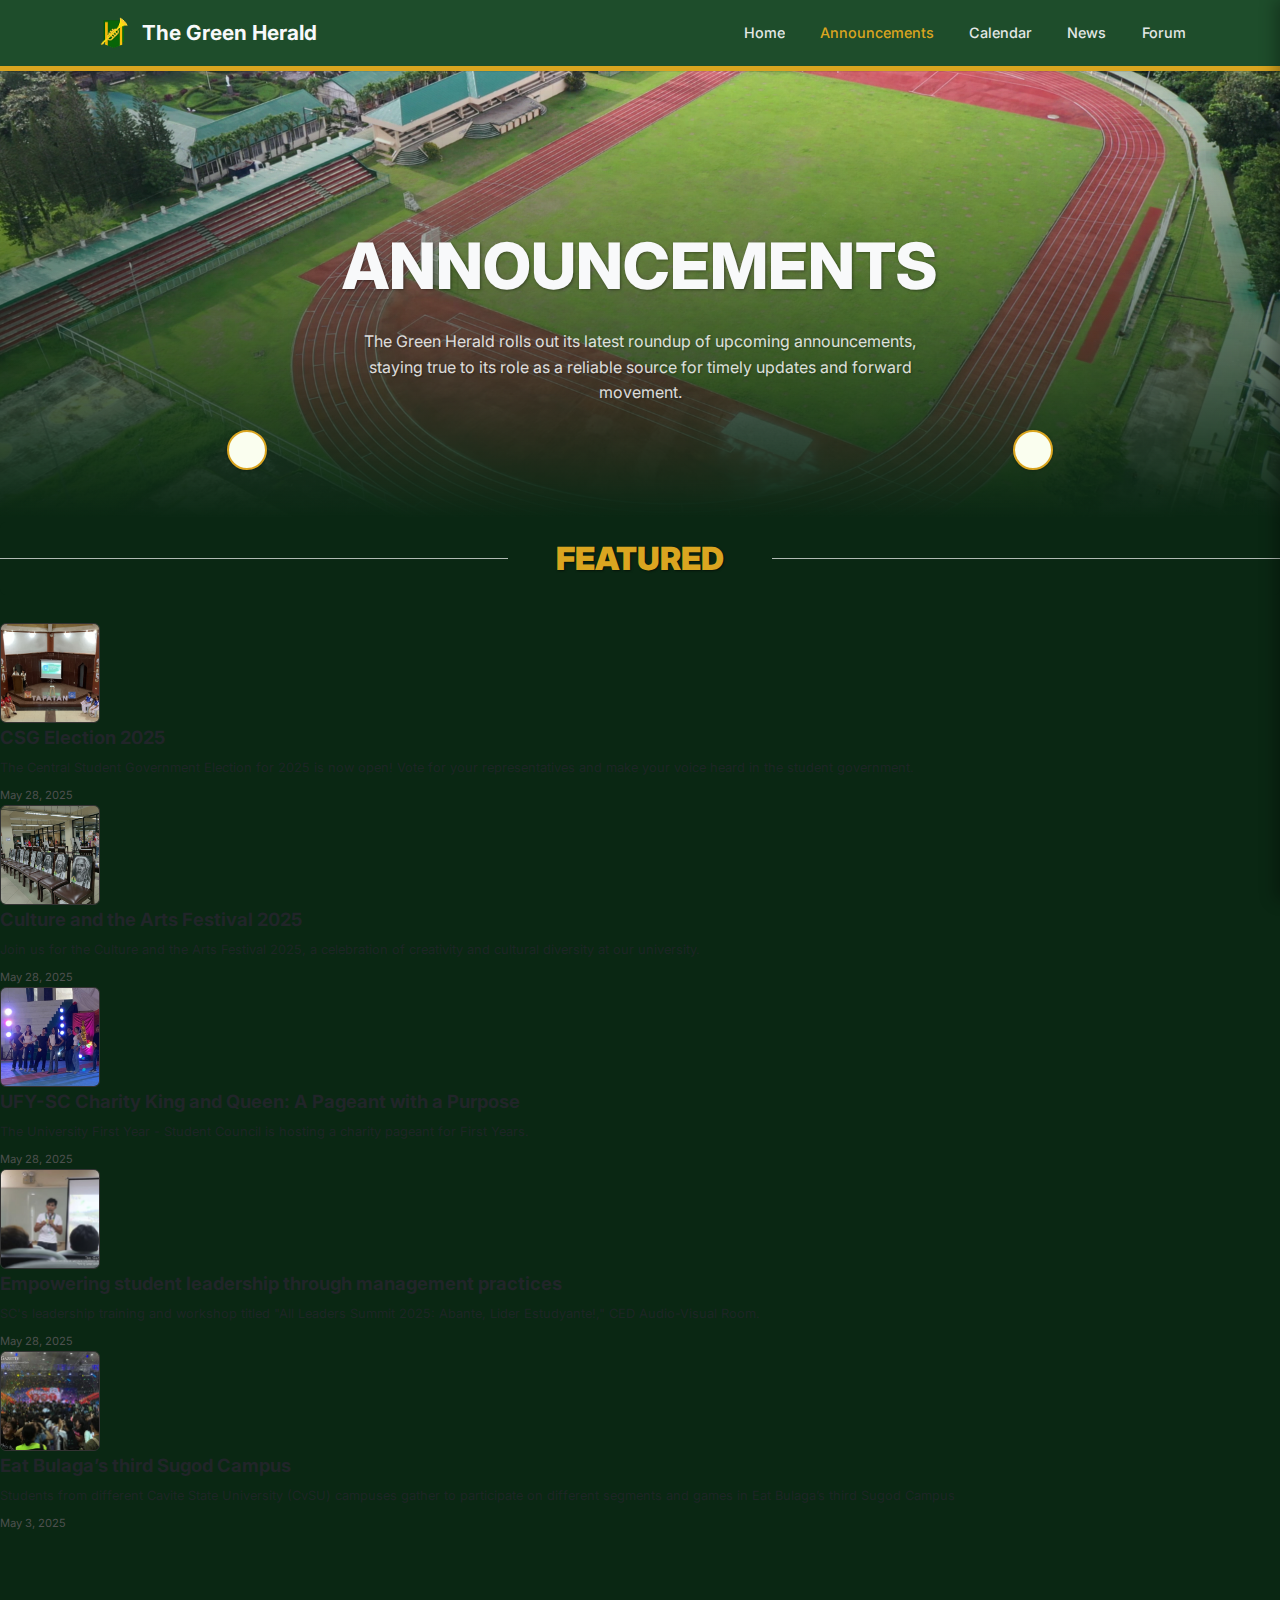
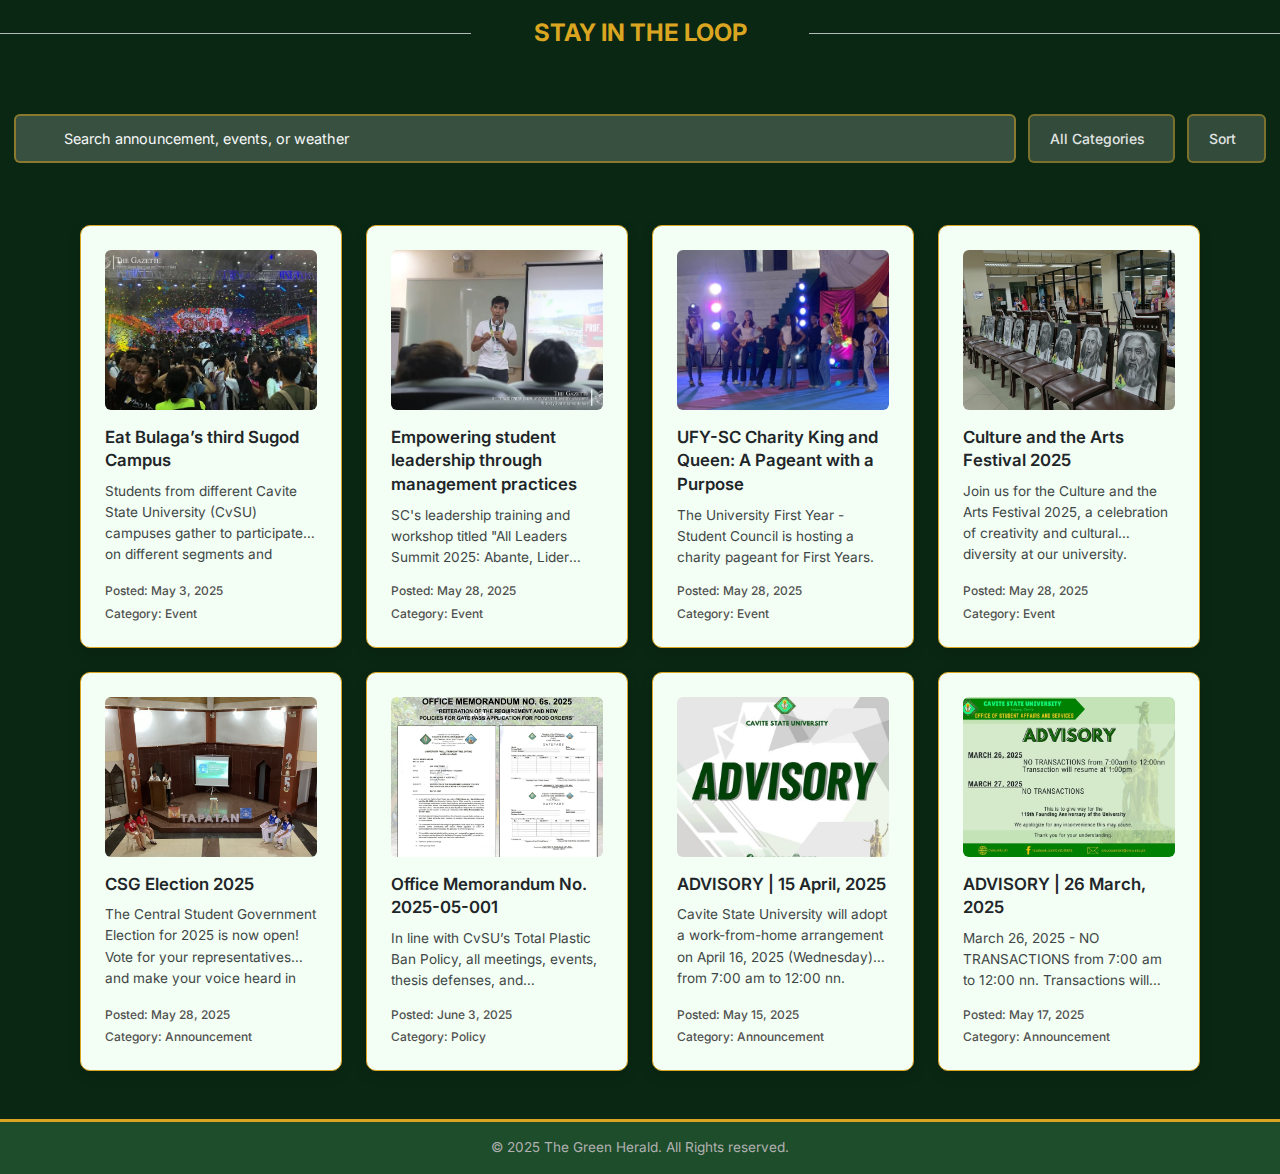
<file: sections/announcements.html>
<!DOCTYPE html>
<html lang="en">
<head>
    <meta charset="UTF-8">
    <meta name="viewport" content="width=device-width, initial-scale=1.0">
    <title>Announcements</title>

    <link rel="preconnect" href="https://fonts.googleapis.com">
    <link rel="preconnect" href="https://fonts.gstatic.com" crossorigin>
    <link href="https://fonts.googleapis.com/css2?family=Inter:wght@400;500;700;900&display=swap" rel="stylesheet">
    <link rel="icon" href="../assets/images/gab/image 3.png" type="image/x-icon">

    <link rel="stylesheet" href="https://cdnjs.cloudflare.com/ajax/libs/font-awesome/6.5.2/css/all.min.css" integrity="sha512-SnH5WK+bZxgPHs44uWIX+LLJAJ9/2PkPKZ5QiAj6Ta86w+fsb2TkcmfRyVX3pBnMFcV7oQPJkl9QevSCWr3W6A==" crossorigin="anonymous" referrerpolicy="no-referrer" />

    <link rel="stylesheet" href="../styles/announcements.css">
</head>
<body>

    <header class="page-header">
        <div class="container header-content">
            <div class="logo">
                <a href="../index.html">
                    <img src="../assets/images/gab/image 3.png" alt="The Green Heralds Logo" style="height: 40px; vertical-align: middle; margin-right: 8px;" onerror="this.onerror=null;this.src='https://placehold.co/100x40/1E4D2B/FFFFFF?text=Logo';">The Green Herald
                </a>
            </div>
            <nav class="desktop-nav">
                <a href="../index.html">Home</a>
                <a href="../sections/announcements.html"  class="active">Announcements</a>
                <a href="../sections/calendar.html">Calendar</a>
                <a href="../sections/news.html">News</a>
                <a href="../sections/forums.html">Forum</a>
            </nav>
            <div class="mobile-menu-button">
                <button id="menu-btn" aria-label="Open menu" aria-expanded="false">
                    <i class="fas fa-bars fa-lg"></i>
                </button>
            </div>
        </div>
    </header>

    <div id="mobile-menu" class="mobile-menu-panel hidden">
        <button id="close-btn" class="close-menu-button" aria-label="Close menu">
            <i class="fas fa-times fa-lg"></i>
        </button>
        <nav class="mobile-nav">
            <a href="../index.html">Home</a>
            <a href="../sections/announcements.html" class="active">Announcements</a>
            <a href="../sections/calendar.html">Calendar</a>
            <a href="../sections/news.html">News</a>
            <a href="../sections/forums.html">Forum</a>
        </nav>
    </div>

    <main>
        <section class="announcements-hero">
            <div class="container">
                <h1>ANNOUNCEMENTS</h1>
                <p>The Green Herald rolls out its latest roundup of upcoming announcements, staying true to its role as a reliable source for timely updates and forward movement.</p>
            </div>
        </section>

        <section class="featured-section">
            <h2 class="decorated-title-featured"><span>FEATURED</span></h2>
            <div class="featured-container">
                <div class="featured-carousel-wrapper">
                    <div class="featured-carousel-track"></div>
                </div>
                <div class="featured-carousel-navigation">
                    <button class="featured-nav-arrow prev-arrow" aria-label="Previous announcement">
                        <i class="fas fa-chevron-left"></i>
                    </button>
                    <button class="featured-nav-arrow next-arrow" aria-label="Next announcement">
                        <i class="fas fa-chevron-right"></i>
                    </button>
                </div>
                <div class="featured-carousel-counter"></div>
            </div>
        </section>

        <section class="loop-title-section">
                 <h2 class="decorated-title-loop"> 
                        <i class="fas fa-arrow-down title-arrow left-arrow"></i>
                        <span>STAY IN THE LOOP</span>
                        <i class="fas fa-arrow-down title-arrow right-arrow"></i>
                </h2>
        </section>
        
        <section class="search-filter-controls">
            <div class="container">
                <div class="search-bar">
                    <input type="text" id="search-input" placeholder="Search announcement, events, or weather">
                    <i class="fas fa-search search-icon"></i>
                </div>
                <div class="filter-buttons">
                    <div class="filter-dropdown-wrapper">
                        <button class="filter-btn" id="category-filter-btn">All Categories <i class="fas fa-chevron-down"></i></button>
                        <div class="dropdown-menu category-dropdown hidden">
                            </div>
                    </div>
                    <div class="filter-dropdown-wrapper">
                        <button class="sort-btn" id="sort-btn">Sort <i class="fas fa-sort"></i></button>
                        <div class="dropdown-menu sort-dropdown hidden">
                            </div>
                    </div>
                </div>
            </div>
        </section>

        <section class="stay-in-loop-section">
            <div class="container">
                <div class="announcements-grid"></div>
            </div>
        </section>
    </main>

    <footer class="page-footer">
        <div class="container">
            <p>© 2025 The Green Herald. All Rights reserved.</p>
        </div>
    </footer>

    <script src="../scripts/announcements.js"></script>
</body>
</html>
</file>
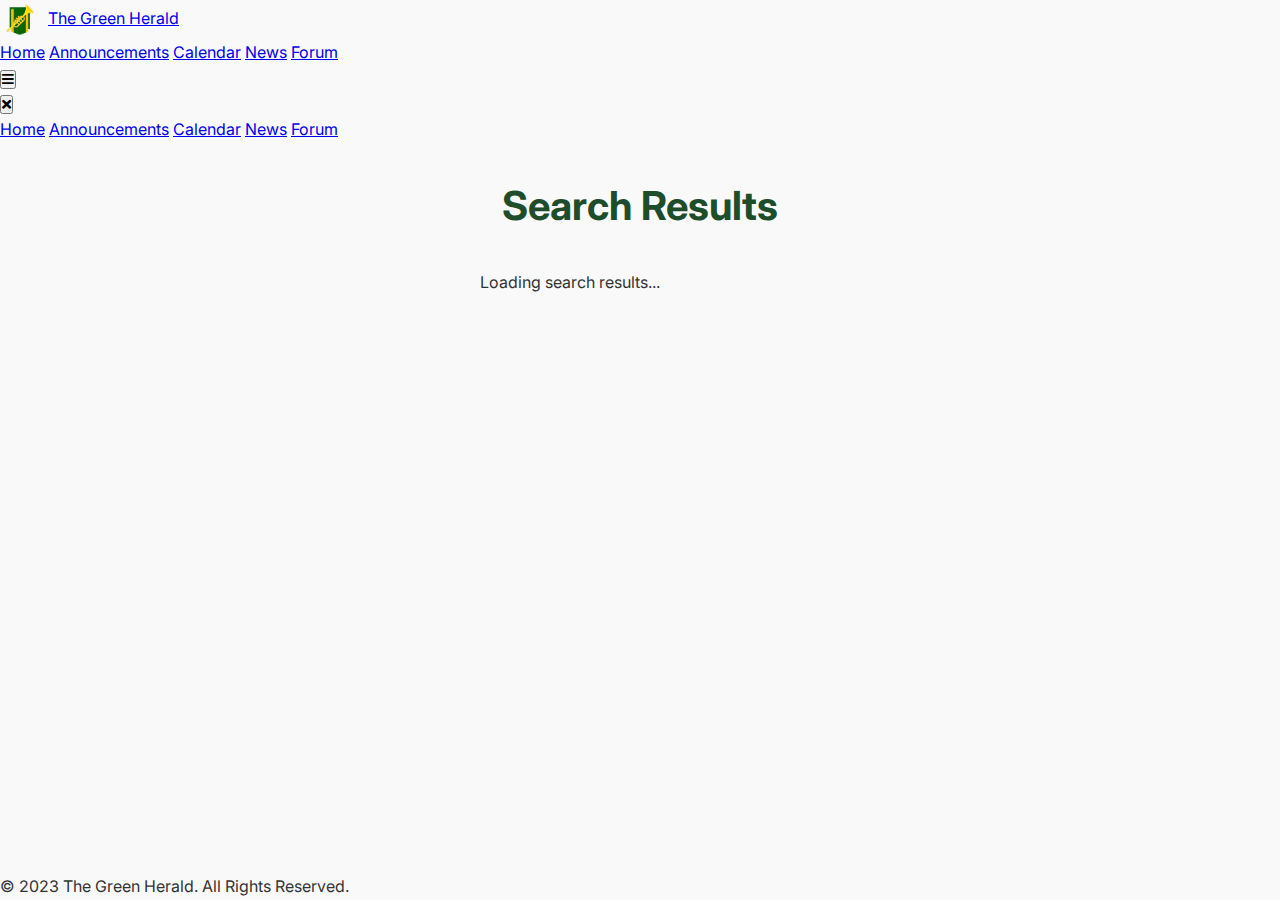
<file: sections/search.html>
<!DOCTYPE html>
<html lang="en">
<head>
    <meta charset="UTF-8">
    <meta name="viewport" content="width=device-width, initial-scale=1.0">
    <title>Search Results</title>
    <link rel="stylesheet" href="../styles/news.css">
    <link rel="stylesheet" href="../styles/search.css">
    <link rel="stylesheet" href="https://cdnjs.cloudflare.com/ajax/libs/font-awesome/5.15.4/css/all.min.css">
    <link rel="icon" href="../assets/images/gab/image 3.png" type="image/x-icon">
</head>
<body>
    <header class="page-header">
        <div class="container header-content">
            <div class="logo">
                <a href="../index.html"> 
                    <img src="../assets/images/gab/image 3.png" alt="The Green Heralds Logo" style="height: 40px; vertical-align: middle; margin-right: 8px;" onerror="this.onerror=null;this.src='https://placehold.co/100x40/1E4D2B/FFFFFF?text=Logo';">The Green Herald
                </a>
            </div>
            <nav class="desktop-nav">
                <a href="../index.html">Home</a> 
                <a href="../sections/announcements.html">Announcements</a> 
                <a href="../sections/calendar.html">Calendar</a> 
                <a href="../sections/news.html">News</a> 
                <a href="../sections/forums.html">Forum</a> 
            </nav>
            <div class="mobile-menu-button">
                <button aria-label="Open menu" id="openMenuBtn">
                    <i class="fas fa-bars"></i>
                </button>
            </div>
        </div>
    </header>

    <div class="mobile-menu-panel" id="mobileMenuPanel">
        <button class="close-menu-button" id="closeMenuBtn" aria-label="Close menu">
            <i class="fas fa-times"></i>
        </button>
        <nav class="mobile-nav">
            <a href="../index.html">Home</a> 
            <a href="../sections/announcements.html">Announcements</a> 
            <a href="../sections/calendar.html">Calendar</a> 
            <a href="../sections/news.html">News</a> 
            <a href="../sections/forums.html">Forum</a> 
        </nav>
    </div>

    <main class="search-results-page-container main-container">
        <h1 id="search-query-display" class="page-title">Search Results</h1>
        <div id="search-results-container" class="results-grid">
            <p>Loading search results...</p>
        </div>
        <p id="no-results-message" style="display: none; text-align: center; margin-top: 2rem; font-size: 1.2rem;">No articles found matching your search.</p>
    </main>

    <footer class="page-footer">
        <div class="container">
            <p>&copy; 2023 The Green Herald. All Rights Reserved.</p>
        </div>
    </footer>


</body>
</html>
</file>
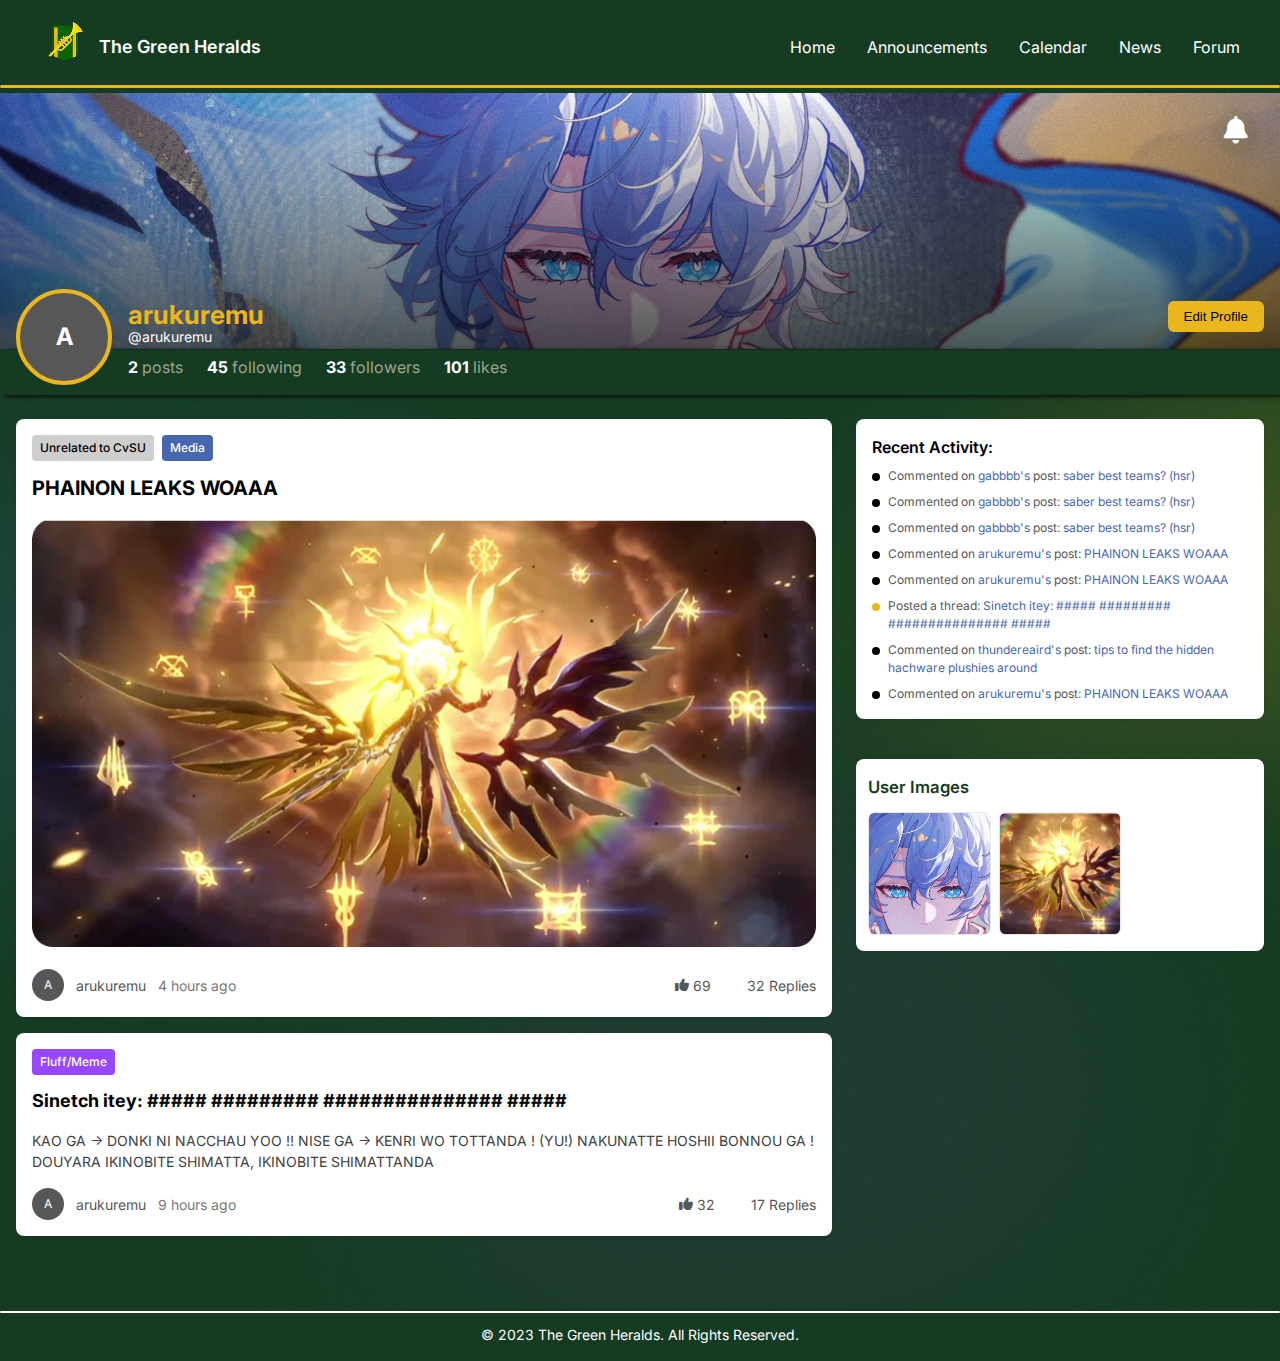
<file: TheGreenHerald/sections/profile.html>
<!DOCTYPE html>
<html lang="en">
<head>
    <meta charset="UTF-8">
    <meta name="viewport" content="width=device-width, initial-scale=1.0">
    <title>The Green Heralds - Profile</title>
    <link rel="stylesheet" href="../styles/profile.css">
    <link rel="stylesheet" href="https://fonts.googleapis.com/css2?family=Inter:wght@400;500;700;900&display=swap">
    <link rel="stylesheet" href="https://cdnjs.cloudflare.com/ajax/libs/font-awesome/6.5.0/css/all.min.css">
</head>
<body>
    <!-- Navigation ngani -->
    <div class="header">
        <div class="header-container">
            <div class="logo">
                <div class="logo-icon"><a href=""><img src="../assets/image 3.png"></img></a></div>
                <div class="logo-text">The Green Heralds</div>
            </div>
            <div class="nav">
                <a href="#">Home</a>
                <a href="#">Announcements</a>
                <a href="#">Calendar</a>
                <a href="news.html">News</a>
                <a href="forums.html">Forum</a>
            </div>
        </div>
    </div>

    <!-- Banner and Profile Section -->
    <div class="banner-section">
        <i class="fas fa-bell bell-icon banner-bell"></i>
        <div class="banner-image">
            <img src="../assets/SNOWY 1.png" alt="Profile banner">
        </div>
        <div class="profile-container">
            <div class="profile-header">
                <div class="avatar">A</div>
                <div class="profile-info">
                    <div class="profile-top">
                        <div>
                            <p class="profile-name">arukuremu</h1>
                            <p class="profile-username">@arukuremu</p>
                        </div>
                        <button class="edit-profile-btn">Edit Profile</button>
                    </div>
                    <div class="profile-stats">
                        <span><span class="stat-number">2</span> <span class="stat-label">posts</span></span>
                        <span><span class="stat-number">45</span> <span class="stat-label">following</span></span>
                        <span><span class="stat-number">33</span> <span class="stat-label">followers</span></span>
                        <span><span class="stat-number">101</span> <span class="stat-label">likes</span></span>
                    </div>
                </div>
            </div>
        </div>
    </div>

    <!-- Main Content -->
    <div class="main-content">
        <!-- Posts -->
        <div class="posts-section">
            <!-- First Post -->
            <div class="card">
                <div class="post-header">
                    <div class="post-tags">
                        <span class="badge badge-secondary">Unrelated to CvSU</span>
                        <span class="badge badge-media">Media</span>
                    </div>
                    <div class="more-icon"></div>
                </div>
                <h2 class="post-title">PHAINON LEAKS WOAAA</h2>
                <img src="../assets/image 13.png" alt="Golden winged figure" class="post-image">
                <div class="post-footer">
                    <div class="post-author">
                        <div class="small-avatar">A</div>
                        <span class="author-name">arukuremu</span>
                        <span class="post-time">4 hours ago</span>
                    </div>
                    <div class="post-actions">
                        <div class="action-item">
                            <i class="fas fa-thumbs-up"></i>
                            <span>69</span>
                        </div>
                        <div class="action-item">
                            <span class="action-icon message-circle"></span>
                            <span>32 Replies</span>
                        </div>
                    </div>
                </div>
            </div>

            <!-- Second Post -->
            <div class="card">
                <div class="post-header">
                    <div class="post-tags">
                        <span class="badge badge-purple">Fluff/Meme</span>
                    </div>
                    <div class="more-icon"></div>
                </div>
                <h2 class="post-title-small">Sinetch itey: ##### ######### ############### #####</h2>
                <p class="post-content">
                    KAO GA → DONKI NI NACCHAU YOO !! NISE GA → KENRI WO TOTTANDA ! (YU!) NAKUNATTE HOSHII BONNOU GA !
                    DOUYARA IKINOBITE SHIMATTA, IKINOBITE SHIMATTANDA
                </p>
                <div class="post-footer">
                    <div class="post-author">
                        <div class="small-avatar">A</div>
                        <span class="author-name">arukuremu</span>
                        <span class="post-time">9 hours ago</span>
                    </div>
                    <div class="post-actions">
                        <div class="action-item">
                            <i class="fas fa-thumbs-up"></i>
                            <span>32</span>
                        </div>
                        <div class="action-item">
                            <span class="action-icon message-circle"></span>
                            <span>17 Replies</span>
                        </div>
                    </div>
                </div>
            </div>
        </div>

        <!-- Sidebar -->
        <div class="sidebar">
            <div class="card">
                <div class="recent-activity">
                    <h4>Recent Activity:</h4>
                    <div class="activity-list">
                        <div class="activity-item">
                            <div class="activity-dot activity-dot-black"></div>
                            <p class="activity-text">
                                Commented on <a href="#" class="activity-link">gabbbb's</a> post: 
                                <a href="#" class="activity-link">saber best teams? (hsr)</a>
                            </p>
                        </div>
                        <div class="activity-item">
                            <div class="activity-dot activity-dot-black"></div>
                            <p class="activity-text">
                                Commented on <a href="#" class="activity-link">gabbbb's</a> post: 
                                <a href="#" class="activity-link">saber best teams? (hsr)</a>
                            </p>
                        </div>
                        <div class="activity-item">
                            <div class="activity-dot activity-dot-black"></div>
                            <p class="activity-text">
                                Commented on <a href="#" class="activity-link">gabbbb's</a> post: 
                                <a href="#" class="activity-link">saber best teams? (hsr)</a>
                            </p>
                        </div>
                        <div class="activity-item">
                            <div class="activity-dot activity-dot-black"></div>
                            <p class="activity-text">
                                Commented on <a href="#" class="activity-link">arukuremu's</a> post: 
                                <a href="#" class="activity-link">PHAINON LEAKS WOAAA</a>
                            </p>
                        </div>
                        <div class="activity-item">
                            <div class="activity-dot activity-dot-black"></div>
                            <p class="activity-text">
                                Commented on <a href="#" class="activity-link">arukuremu's</a> post: 
                                <a href="#" class="activity-link">PHAINON LEAKS WOAAA</a>
                            </p>
                        </div>
                        <div class="activity-item">
                            <div class="activity-dot activity-dot-yellow"></div>
                            <p class="activity-text">
                                Posted a thread: 
                                <a href="#" class="activity-link">Sinetch itey: ##### ######### ############### #####</a>
                            </p>
                        </div>
                        <div class="activity-item">
                            <div class="activity-dot activity-dot-black"></div>
                            <p class="activity-text">
                                Commented on <a href="#" class="activity-link">thundereaird's</a> post: 
                                <a href="#" class="activity-link">tips to find the hidden hachware plushies around</a>
                            </p>
                        </div>
                        <div class="activity-item">
                            <div class="activity-dot activity-dot-black"></div>
                            <p class="activity-text">
                                Commented on <a href="#" class="activity-link">arukuremu's</a> post: 
                                <a href="#" class="activity-link">PHAINON LEAKS WOAAA</a>
                            </p>
                        </div>
                    </div>
                </div>
            </div>
            <div class="card user-images-card">
            <h4>User Images</h4>
            <div class="user-images-grid">
                <img src="../assets/SNOWY 1.png" alt="User image 1">
                <img src="../assets/image 13.png" alt="User image 2">
        </div>
    </div>
</div>
        </div>
    </div>

    <!-- Footer -->
    <div class="footer">
        <div class="footer-text">© 2023 The Green Heralds. All Rights Reserved.</div>
    </div>
</body>
</html>
</file>
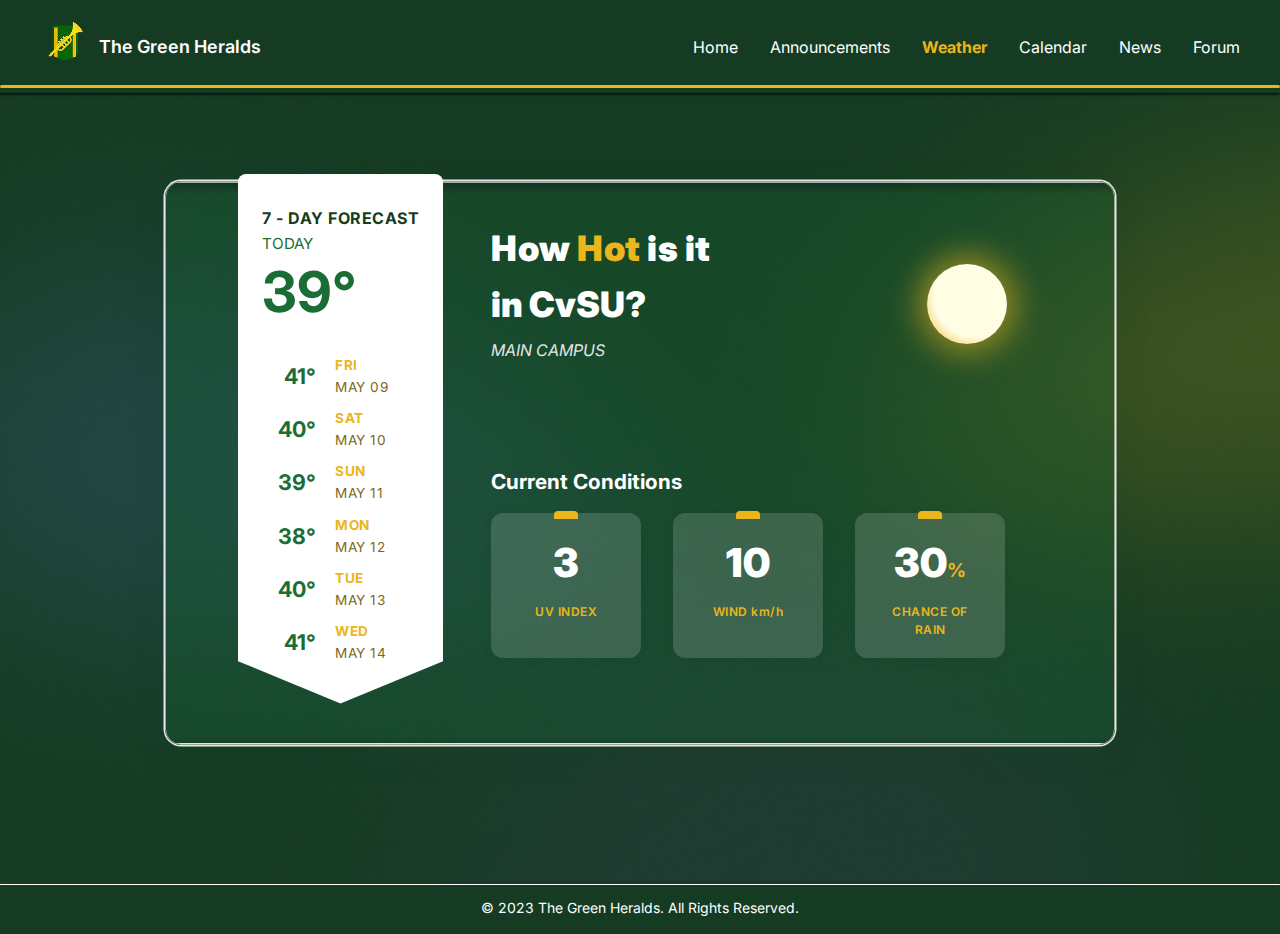
<file: TheGreenHerald/sections/weather.html>
<!DOCTYPE html>
<html lang="en">
<head>
    <meta charset="UTF-8">
    <meta name="viewport" content="width=device-width, initial-scale=1.0">
    <title>The Green Heralds - Weather</title>
    <link rel="stylesheet" href="../styles/weather.css">
    <link rel="stylesheet" href="https://cdnjs.cloudflare.com/ajax/libs/font-awesome/6.5.0/css/all.min.css">
    <link rel="stylesheet" href="https://fonts.googleapis.com/css2?family=Inter:wght@400;500;700;900&display=swap">
</head>
<body>
    <!-- Navigation nganiniyot -->
    <div class="header">
        <div class="header-container">
            <div class="logo">
                <div class="logo-icon"><a href=""><img src="../assets/image 3.png"></img></a></div>
                <div class="logo-text">The Green Heralds</div>
            </div>
            <div class="nav">
                <a href="#">Home</a>
                <a href="#">Announcements</a>
                <a href="weather.html" class="active">Weather</a>
                <a href="#">Calendar</a>
                <a href="news.html">News</a>
                <a href="forums.html">Forum</a>
            </div>
        </div>
    </div>

    <!-- Main Content -->
    <main class="main-content">
        <div class="content-container">
            <div class="weather-dashboard">
                <!-- Weather Forecast Card -->
                <div class="forecast-card">
                    <div class="forecast-header">
                        <h3 class="forecast-title">7 - DAY FORECAST</h3>
                        <p class="forecast-today">TODAY</p>
                        <div class="current-temp">39°</div>
                    </div>

                    <div class="forecast-list">
                        <div class="forecast-item">
                            <span class="temp">41°</span>
                            <div class="date-info">
                                <div class="day">FRI</div>
                                <div class="date">MAY 09</div>
                            </div>
                        </div>

                        <div class="forecast-item">
                            <span class="temp">40°</span>
                            <div class="date-info">
                                <div class="day">SAT</div>
                                <div class="date">MAY 10</div>
                            </div>
                        </div>

                        <div class="forecast-item">
                            <span class="temp">39°</span>
                            <div class="date-info">
                                <div class="day">SUN</div>
                                <div class="date">MAY 11</div>
                            </div>
                        </div>

                        <div class="forecast-item">
                            <span class="temp">38°</span>
                            <div class="date-info">
                                <div class="day">MON</div>
                                <div class="date">MAY 12</div>
                            </div>
                        </div>

                        <div class="forecast-item">
                            <span class="temp">40°</span>
                            <div class="date-info">
                                <div class="day">TUE</div>
                                <div class="date">MAY 13</div>
                            </div>
                        </div>

                        <div class="forecast-item last">
                            <span class="temp">41°</span>
                            <div class="date-info">
                                <div class="day">WED</div>
                                <div class="date">MAY 14</div>
                            </div>
                        </div>
                    </div>
                </div>

                <!-- Main Weather Display -->
                <div class="main-weather">
                    <div class="weather-title-row">
                        <div class="weather-title">
                            <h2 class="title-line1">How <span class="hot-text">Hot</span> is it</h2>
                            <h2 class="title-line2">in CvSU?</h2>
                            <p class="campus-text">MAIN CAMPUS</p>
                        </div>
                        <div class="sun-container">
                            <div class="sun-icon">
                                <div class="sun-center"></div>
                            </div>
                        </div>
                    </div>

                    <!-- Current Conditions -->
                    <div class="current-conditions">
                        <h3 class="conditions-title">Current Conditions</h3>
                        <div class="conditions-grid">
                            <div class="condition-item">
                                <div class="condition-icon"></div>
                                <div class="condition-value">3</div>
                                <div class="condition-label">UV INDEX</div>
                            </div>
                            <div class="condition-item">
                                <div class="condition-icon"></div>
                                <div class="condition-value">10</div>
                                <div class="condition-label">WIND km/h</div>
                            </div>
                            <div class="condition-item">
                                <div class="condition-icon"></div>
                                <div class="condition-value">30<span class="percent">%</span></div>
                                <div class="condition-label">CHANCE OF RAIN</div>
                            </div>
                        </div>
                    </div>
                </div>
            </div>
        </div>
    </main>

    <!-- Footer -->
    <div class="footer">
        <div class="footer-text">© 2023 The Green Heralds. All Rights Reserved.</div>
    </div>
</body>
</html>
</file>
<file: styles/announcements.css>
@import url('https://fonts.googleapis.com/css2?family=Inter:wght@400;500;600;700;800;900&display=swap');

:root {
    --university-green: #1E4D2B;
    --university-gold: #DAA520;
    --text-light: #F8F9FA;
    --text-dark: #212529;
    --bg-light-section: rgb(241, 243, 245, 0.2);
    --bg-medium-section: rgb(233, 236, 239, 0.3);
    --overlay-start: rgba(0, 0, 0, 0);
    --overlay-end: rgb(10, 39, 19, 1);
    --marquee-bg: rgba(15, 48, 28, 0.8);
    --dark-bg: rgb(10, 39, 19);
    --featured-card-new-bg: #FAFEEF;
    --search-bar-bg: #1a2a20;
    --featured-title-line-color: rgba(248, 249, 250, 0.7);
}


html {
    box-sizing: border-box;
    font-size: 16px;
}

*, *:before, *:after {
    box-sizing: inherit;
    margin: 0;
    padding: 0;
}

body {
    font-family: 'Inter', sans-serif;
    background-color: var(--dark-bg);
    color: var(--text-light);
    line-height: 1.6;
    overflow-x: hidden;
}

a {
    color: inherit;
    text-decoration: none;
    transition: color 0.2s ease-in-out;
}

a:hover {
    color: var(--university-gold);
}

img {
    max-width: 100%;
    display: block;
}

button {
    font-family: inherit;
    background: none;
    border: none;
    cursor: pointer;
    padding: 0;
    color: inherit;
}


.container {
    width: 90%;
    max-width: 1535px;
    margin-left: auto;
    margin-right: auto;
    padding-left: 1rem;
    padding-right: 1rem;
}


.page-header {
    background-color: var(--university-green);
    padding: 0.8rem 1rem;
    border-bottom: 5px solid var(--university-gold);
    position: sticky;
    top: 0;
    z-index: 1000;
}

.header-content {
    display: flex;
    justify-content: space-between;
    align-items: center;
}

.logo a {
    display: flex;
    align-items: center;
    font-size: 1.3rem;
    font-weight: 700;
    color: var(--text-light);
}

.logo a img {
    text-decoration: none;
    border: none;
}

.desktop-nav {
    display: flex;
    gap: 2.2rem;
}

.desktop-nav a {
    font-size: 0.9rem;
    font-weight: 500;
    color: var(--text-light);
    opacity: 0.9;
    padding: 0.5rem 0;
}

.desktop-nav a.active,
.desktop-nav a:hover {
    color: var(--university-gold);
    opacity: 1;
}

.mobile-menu-button {
    display: none;
    font-size: 1.3rem;
}

.mobile-menu-panel {
    position: fixed;
    top: 0;
    right: 0;
    height: 100%;
    width: 256px;
    background-color: var(--university-green);
    backdrop-filter: blur(8px);
    box-shadow: -5px 0 15px rgba(0, 0, 0, 0.3);
    padding: 1.5rem;
    transform: translateX(100%);
    transition: transform 0.3s ease-in-out;
    z-index: 1020;
}

.mobile-menu-panel.visible {
    transform: translateX(0);
}

.close-menu-button {
    position: absolute;
    top: 1rem;
    right: 1rem;
    padding: 0.5rem;
}

.close-menu-button i.fas {
    color: var(--text-light);
    font-size: 1.25rem;
    display: block;
}

.close-menu-button:hover i.fas {
    color: var(--university-gold);
}

.mobile-nav {
    display: flex;
    flex-direction: column;
    gap: 1rem;
    margin-top: 2.5rem;
    font-size: 1.125rem;
}

.mobile-nav a {
    color: var(--text-light);
    opacity: 0.9;
    padding: 0.5rem 0;
}

.mobile-nav a:hover,
.mobile-nav a.active {
    color: var(--university-gold);
    opacity: 1;
}


.announcements-hero {
    background-image: linear-gradient(var(--overlay-start), var(--overlay-end)), url('../assets/images/backgrounds/track-oval.png');
    background-color: var(--university-green);
    background-size: cover;
    background-position: center 60%;
    padding: 7rem 1rem;
    text-align: center;
    display: flex;
    flex-direction: column;
    align-items: center;
    justify-content: center;
    max-width: 100vw;
    overflow-x: hidden;
}

.announcements-hero h1 {
    font-size: 4rem;
    font-weight: 800;
    color: var(--text-light);
    padding-top: 2rem;
    text-transform: uppercase;
    text-shadow: 1px 1px 3px rgba(0,0,0,0.4);
    margin-bottom: 0.75rem;
}

.announcements-hero p {
    font-size: 1rem;
    color: var(--text-light);
    opacity: 0.85;
    max-width: 580px;
    margin: 0 auto;
    font-weight: 400;
    text-shadow: 1px 1px 2px rgba(0,0,0,0.3);
}


.decorated-title-loop {
    font-size: 1.5rem;
    font-weight: 700;
    color: var(--university-gold);
    text-transform: uppercase;
    display: flex;
    align-items: center;
    justify-content: center;
    text-align: center;
    margin: 2rem auto 1.5rem auto;
    max-width: 100%;
}

.decorated-title-loop span {
    padding: 0 1em;
    white-space: nowrap;
}

.decorated-title-loop .title-arrow {
    font-size: 0.8em;
    color: var(--university-gold);
    margin: 0 1em;
}

.decorated-title-loop::before,
.decorated-title-loop::after {
    content: '';
    flex-grow: 1;
    height: 1px;
    background-color: var(--featured-title-line-color);
}

.decorated-title-featured {
    font-size: 2rem;
    font-weight: 900;
    color: var(--university-gold);
    text-transform: uppercase;
    text-shadow: 1px 1px 2px rgba(0, 0, 0, 0.5);
    display: flex;
    align-items: center;
    text-align: center;
    background-color: var(--dark-bg);
    margin: 0.25rem auto 0.25rem auto;
    max-width: 100%;
    border-radius: 6px;
    padding: 0.7rem 0;
}

.decorated-title-featured span {
    padding: 0 1.5em;
    white-space: nowrap;
}

.decorated-title-featured::before,
.decorated-title-featured::after {
    content: '';
    flex-grow: 1;
    height: 1px;
    background-color: var(--featured-title-line-color);
}


.stay-in-loop-section h2 {
    font-size: 1.5rem;
    font-weight: 700;
    color: var(--text-light);
    margin-bottom: 1.5rem;
    text-align: left;
    text-transform: uppercase;
}


.featured-carousel-wrapper {
    position: relative;
    padding-top: 1.5rem;
    padding-bottom: 1.5rem;
}

.featured-announcement-card {
    background-color: var(--featured-card-new-bg);
    border-radius: 8px;
    padding: 0;
    border: 3px solid var(--university-gold);
    box-shadow: 0 4px 12px rgba(0,0,0,0.15);
    color: var(--text-dark);
    width: 60%;
    margin-left: auto;
    margin-right: auto;
    position: relative;
    z-index: 1;
    overflow: hidden;
}

.featured-carousel-navigation {
    position: absolute;
    width: 57%;
    left: 21.5%;
    top: 50%;
    transform: translateY(-50%);
    height: auto;
    z-index: 5;
    pointer-events: none;
}

.featured-item-slider {
    display: flex;
    align-items: center;
    padding: 1.25rem;
    gap: 1.25rem;
    width: 100%;
    transition: transform 0.5s ease-in-out;
}

.featured-img {
    width: 100px;
    height: 100px;
    object-fit: cover;
    border-radius: 6px;
    flex-shrink: 0;
    border: 1px solid #333;
}

.featured-content {
    flex-grow: 1;
    text-align: left;
}

.featured-content h3 {
    font-size: 1.15rem;
    font-weight: 700;
    color: var(--text-dark);
    margin-bottom: 0.4rem;
    display: flex;
    align-items: center;
}

.featured-content h3 i.fas.fa-bullhorn {
    color: var(--text-dark);
    margin-right: 0.5em;
    font-size: 1em;
    line-height: 1;
}

.featured-content p {
    font-size: 0.8rem;
    color: var(--text-dark);
    opacity: 0.85;
    margin-bottom: 0.6rem;
    line-height: 1.45;
    font-weight: 400;
}

.featured-content .meta {
    font-size: 0.7rem;
    color: #555;
    opacity: 0.9;
    font-weight: 400;
}

.featured-content .meta span:not(:last-child) {
    margin-right: 0.8rem;
}

.featured-nav-arrow {
    background-color: var(--featured-card-new-bg);
    color: var(--text-dark);
    border-radius: 50%;
    width: 40px;
    height: 40px;
    display: flex;
    align-items: center;
    justify-content: center;
    position: absolute;
    top: 50%;
    transform: translateY(-50%);
    z-index: 10;
    transition: transform 0.2s ease-in-out;
    box-shadow: 0 1px 3px rgba(0,0,0,0.2);
    border: 2px solid var(--university-gold);
    pointer-events: auto;
}

.featured-nav-arrow.prev-arrow {
    left: -48px;
}

.featured-nav-arrow.next-arrow {
    right: -48px;
}

.featured-nav-arrow:hover {
    transform: translateY(-50%) scale(1.2);
}

.featured-nav-arrow i.fas {
    font-size: 0.9rem;
    line-height: 1;
}


.announcement-card {
    background-color: #f3fff4;
    border-radius: 10px;
    padding: 1.5rem;
    border: 1px solid var(--university-gold);
    box-shadow: 0 5px 15px rgba(0,0,0,0.08);
    display: flex;
    flex-direction: column;
    transition: transform 0.2s ease-out, box-shadow 0.2s ease-out;
}

.announcement-card:hover {
    transform: translateY(-4px);
    box-shadow: 0 8px 25px rgba(0,0,0,0.12);
}

.announcement-card img {
    width: 100%;
    height: 160px;
    object-fit: cover;
    border-radius: 6px;
    margin-bottom: 1rem;
}

.announcement-card .card-content {
    flex-grow: 1;
    display: flex;
    flex-direction: column;
}

.announcement-card h4 {
    font-size: 1.05rem;
    font-weight: 600;
    color: var(--text-dark);
    margin-bottom: 0.5rem;
    line-height: 1.4;
}

.announcement-card p {
    font-size: 0.85rem;
    color: var(--text-dark);
    opacity: 0.85;
    line-height: 1.55;
    margin-bottom: 0.85rem;
    font-weight: 400;
    display: -webkit-box;
    -webkit-line-clamp: 3;
    line-clamp: 3;
    -webkit-box-orient: vertical;
    overflow: hidden;
    text-overflow: ellipsis;
    min-height: calc(0.85rem * 1.55 * 3);
    flex-grow: 1;
}

.announcement-card .meta {
    font-size: 0.75rem;
    color: #505050;
    font-weight: 500;
    margin-top: auto;
}

.announcement-card .meta span {
    display: block;
    margin-bottom: 0.2rem;
}

.announcement-card .meta span:last-child {
    margin-bottom: 0;
}


.search-filter-controls {
    padding: 0.85rem;
    margin: 3rem auto;
    border-radius: 8px;
    max-width: 1535px;
}

.search-filter-controls .container {
    display: flex;
    justify-content: space-between;
    align-items: stretch;
    gap: 0.75rem;
    padding: 0 !important;
    width: 100%;
}

.search-bar {
    flex-grow: 1;
    position: relative;
    display: flex;
}

.search-bar input[type="text"] {
    width: 100%;
    background-color: var(--bg-light-section);
    color: var(--text-light);
    border: 2px solid rgba(218, 165, 32, 0.5);
    border-radius: 6px;
    padding: 0.75rem 1rem 0.75rem 3rem;
    font-size: 0.9rem;
    font-weight: 400;
    line-height: 1.5;
    height: 100%;
}

.search-bar input[type="text"]::placeholder {
    color: var(--text-light);
    font-weight: 400;
    font-family: 'Inter', sans-serif;
}

.search-bar i.search-icon.fas {
    position: absolute;
    left: 1rem;
    top: 50%;
    transform: translateY(-50%);
    color: var(--text-light);
    font-size: 0.95rem;
}

.filter-buttons {
    display: flex;
    gap: 0.75rem;
}

.filter-dropdown-wrapper {
    position: relative;
    display: inline-block;
}

.filter-btn,
.sort-btn {
    background-color: var(--bg-light-section);
    color: var(--text-light);
    opacity: 0.9;
    padding: 0.75rem 1.25rem;
    border-radius: 6px;
    font-size: 0.875rem;
    font-weight: 500;
    display: flex;
    align-items: center;
    justify-content: center;
    gap: 0.5rem;
    border: 2px solid rgba(218, 165, 32, 0.5);
    transition: background-color 0.2s, opacity 0.2s;
    line-height: 1.5;
    white-space: nowrap;
    height: 100%;
}

.filter-btn:hover,
.sort-btn:hover {
    background-color: var(--bg-medium-section);
    opacity: 1;
    border-color: rgba(218, 165, 32, 0.8);
}

.filter-btn i.fas,
.sort-btn i.fas {
    font-size: 0.8rem;
    transition: transform 0.2s ease-in-out;
}

.dropdown-menu {
    position: absolute;
    top: calc(100% + 5px);
    left: 0;
    background-color: var(--university-green);
    border: 1px solid var(--university-gold);
    border-radius: 6px;
    box-shadow: 0 4px 8px rgba(0,0,0,0.2);
    z-index: 1000;
    min-width: 200px;
    padding: 0.5rem 0;
    opacity: 0;
    transform: translateY(-10px);
    transition: opacity 0.2s ease-in-out, transform 0.2s ease-in-out, visibility 0.2s;
    visibility: hidden;
}

.dropdown-menu.show {
    opacity: 1;
    visibility: visible;
    transform: translateY(0);
}

.dropdown-menu button {
    display: block;
    width: 100%;
    padding: 0.6rem 1rem;
    text-align: left;
    font-size: 0.95rem;
    color: var(--text-light);
    background-color: var(--university-green);
    border: none;
    border-bottom: 1px solid rgba(218, 165, 32, 0.2);
    cursor: pointer;
    transition: background-color 0.2s;
}

.dropdown-menu button:last-child {
    border-bottom: none;
}

.dropdown-menu button:hover {
    background-color: var(--university-gold);
    color: var(--text-dark);
}

.dropdown-menu button.active {
    background-color: var(--university-gold);
    color: var(--text-dark);
    font-weight: 600;
}

.filter-btn.open i.fa-chevron-down,
.sort-btn.open i.fa-sort {
    transform: rotate(180deg);
}


.announcements-grid {
    display: grid;
    gap: 1.5rem;
}


footer {
    background-color: var(--university-green);
    color: #B0B0B0;
    text-align: center;
    padding: 15px 1rem;
    font-size: clamp(0.8em, 2.5vw, 0.85em);
    border-top: 3px solid var(--university-gold);
    margin-top: 3rem;
}


@media (max-width: 767px) {
    .desktop-nav {
        display: none;
    }

    .mobile-menu-button {
        display: block;
        color: var(--text-light);
    }

    .mobile-menu-button button i.fas {
        color: var(--text-light);
        font-size: 1.25rem;
        display: block;
    }

    .announcements-hero {
        padding: 4rem 1rem;
        text-align: center;
    }

    .announcements-hero h1 {
        font-size: 1.9rem;
        margin-bottom: 0.5rem;
    }

    .announcements-hero p {
        font-size: 0.85rem;
        max-width: 90%;
    }

    .search-filter-controls .container {
        flex-direction: column;
        align-items: stretch;
        gap: 0.75rem;
    }

    .filter-buttons {
        flex-direction: column;
        align-items: stretch;
    }

    .filter-dropdown-wrapper {
        width: 100%;
    }

    .filter-btn,
    .sort-btn {
        width: 100%;
        justify-content: space-between;
    }

    .dropdown-menu {
        width: 100%;
        left: 0;
        right: 0;
    }

    .search-bar input[type="text"] {
        padding: 0.6rem 1rem 0.6rem 2.7rem;
    }

    .filter-btn,
    .sort-btn {
        padding: 0.6rem 1rem;
        font-size: 0.8rem;
    }

    .featured-carousel-wrapper {
        padding-left: 10px;
        padding-right: 10px;
    }

    .featured-announcement-card {
        width: 100%;
        padding-left: 1rem;
        padding-right: 1rem;
        overflow: hidden;
    }

    .featured-carousel-navigation {
        width: 100%;
        left: 0;
    }

    .featured-item-slider {
        flex-direction: column;
        align-items: center;
        text-align: center;
        padding: 1rem;
        gap: 0.75rem;
    }

    .featured-img {
        width: 80px;
        height: 80px;
        margin-bottom: 0.5rem;
    }

    .featured-content h3 {
        font-size: 1.05rem;
        justify-content: center;
    }

    .featured-content h3 i.fas {
        font-size: 0.85rem;
        margin-right: 0.4em;
    }

    .featured-content p {
        font-size: 0.75rem;
        line-height: 1.4;
    }

    .featured-content .meta {
        font-size: 0.65rem;
    }

    .featured-nav-arrow {
        width: 32px;
        height: 32px;
    }

    .featured-nav-arrow.prev-arrow {
        left: 5px;
    }

    .featured-nav-arrow.next-arrow {
        right: 5px;
    }

    .featured-nav-arrow i.fas {
        font-size: 0.8rem;
    }

    .featured-section .decorated-title-featured {
        font-size: 1.3rem;
        max-width: 90%;
        padding: 0.6rem 0;
        margin: 1rem auto 1.5rem auto;
    }

    .featured-section .decorated-title-featured span {
        padding: 0 0.8em;
    }

    .announcements-grid {
        gap: 1.25rem;
        grid-template-columns: 1fr;
    }

    .stay-in-loop-section h2 {
        font-size: 1.3rem;
        text-align: center;
        margin-bottom: 1rem;
    }
}

@media (min-width: 768px) {
    .desktop-nav {
        display: flex;
    }

    .mobile-menu-button {
        display: none;
    }
}

@media (min-width: 1100px) {
    .announcements-grid {
        grid-template-columns: repeat(4, 1fr);
    }
}

@media (min-width: 768px) and (max-width: 1099px) {
    .announcements-grid {
        grid-template-columns: repeat(3, 1fr);
    }
}

@media (min-width: 500px) and (max-width: 767px) {
    .announcements-grid {
        grid-template-columns: repeat(2, 1fr);
    }
}
</file>
<file: styles/news.css>
@import url('https://fonts.googleapis.com/css2?family=Inter:wght@400;500;700;900&display=swap');

* {
    margin: 0;
    padding: 0;
    box-sizing: border-box;
}

body {
    font-family: 'Inter', sans-serif;
    background-color: #ffffff;
    color: #333;
    line-height: 1.6;
}

/* Header Styles */
.header {
    background-color: #153c22;
    color: white;
    padding: 1rem 1.5rem;
    position: relative;
}

.header::after {
    content: "";
    display: block;
    position: absolute;
    left: 0;
    right: 0;
    bottom: 0.3rem;
    height: 3px;
    background: #ebb61c;
    border-radius: 2px;
    z-index: 2;
}

.header-container {
    max-width: 1200px;
    margin: 0 auto;
    display: flex;
    justify-content: space-between;
    align-items: center;
}

.logo {
    display: flex;
    align-items: center;
    gap: 0.5rem;
}

.logo-icon {
    color: #ebb61c;
    font-size: 1.50rem;
}

.logo-text {
    font-size: 1.125rem;
    font-weight: 600;
}

.nav {
    display: flex;
    gap: 2rem;
}

.nav a {
    color: white;
    text-decoration: none;
    transition: color 0.3s;
}

.nav a:hover {
    color: #ebb61c;
}

.nav a.active {
    color: #ebb61c;
    font-weight: 700;
}

/* Hero Section */
.hero {
    position: relative;
    height: 16rem;
    background-image: url(../assets/bg-img1.png);
    background-size: cover;
    background-position: center;
    margin-bottom: 0;
}

.hero::after {
    content: "";
    display: block;
    width: 100%;
    height: 6px;
    background: #ebb61c;
    position: absolute;
    left: 0;
    bottom: -6px;
    z-index: 2;
    border-radius: 3px;
}

.hero-overlay {
    position: absolute;
    top: 0;
    left: 0;
    right: 0;
    bottom: 0;
    background-color: rgba(0, 0, 0, 0.4);
}

.hero-content {
    position: relative;
    max-width: 1200px;
    margin: 0 auto;
    padding: 0 1.5rem;
    height: 100%;
    display: flex;
    justify-content: space-between;
    align-items: center;
}

.hero-title {
    font-size: 3rem;
    font-weight: bold;
    color: white;
    line-height: 1.1;
}

.search-btn {
    background: transparent;
    border: none;
    color: white;
    font-size: 1.5rem;
    cursor: pointer;
    padding: 0.5rem;
    border-radius: 0.25rem;
    transition: background-color 0.3s;
}

.search-btn:hover {
    background-color: rgba(255, 255, 255, 0.2);
}

/* Main Container */
.main-container {
    max-width: 1200px;
    margin: 0 auto;
    padding: 2rem 1.5rem;
}

.content-grid {
    display: grid;
    grid-template-columns: 2fr 1fr;
    gap: 2rem;
}

/* Section Titles */
.section-title {
    font-size: 1.5rem;
    font-weight: bold;
    color: #ebb61c;
    margin-bottom: 1.5rem;
}

/* Featured Article */
.featured-article {
    margin-bottom: 2rem;
}

.article-card {
    background: white;
    border: 1px solid #d9d9d9;
    border-radius: 0.5rem;
    overflow: hidden;
}

.article-image {
    width: 100%;
    height: 16rem;
    object-fit: cover;
    padding: 0.25rem;
    border-radius: 0.5rem;
}

.article-content {
    padding: 1.5rem;
}

.article-title {
    font-size: 1.25rem;
    font-weight: bold;
    color: #153c22;
    margin-bottom: 0.75rem;
}

.article-text {
    color: #666;
    font-size: 0.875rem;
    line-height: 1.5;
}

/* Trending News */
.trending-news {
    margin-bottom: 2rem;
}

.filter-tags {
    display: flex;
    gap: 0.75rem;
    margin-bottom: 1.5rem;
}

.tag {
    padding: 0.25rem 0.75rem;
    border: 1px solid #9ba58d;
    border-radius: 1rem;
    font-size: 0.875rem;
    color: #153c22;
    background: transparent;
    cursor: pointer;
    transition: background-color 0.3s;
}

.tag.active {
    background-color: #e2f2e2;
}

.tag:hover {
    background-color: #e2f2e2;
}

/* Other News */
.other-news-grid {
    display: grid;
    grid-template-columns: 1fr 1fr;
    gap: 1.5rem;
    align-items: center;
}

.other-news-image {
    width: 100%;
    height: 12rem;
    object-fit: cover;
    border-radius: 0.5rem;
    border: 1px solid #d9d9d9;
}

/* Sidebar */
.sidebar {
    display: flex;
    flex-direction: column;
    gap: 2rem;
}

/* Upcoming Events */
.events-list {
    display: flex;
    flex-direction: column;
    gap: 1rem;
}

.event-item {
    display: flex;
    gap: 0.75rem;
}

.event-date {
    background-color: #153c22;
    color: white;
    border-radius: 0.25rem;
    padding: 0.5rem;
    text-align: center;
    min-width: 50px;
    border: 2px solid #ebb61c;
}

.event-month {
    font-size: 0.75rem;
    color: #ebb61c;
}

.event-day {
    font-size: 1.125rem;
    font-weight: bold;
}

.event-details {
    flex: 1;
}

.event-title {
    font-weight: 600;
    color: #153c22;
    font-size: 0.875rem;
    margin-bottom: 0.25rem;
}

.event-desc {
    font-size: 0.75rem;
    color: #666;
}

.see-more {
    color: #ebb61c;
    font-size: 0.875rem;
    text-decoration: none;
    margin-top: 0.5rem;
    display: inline-block;
}

.see-more:hover {
    text-decoration: underline;
}

/* Latest News */
.latest-news-list {
    display: flex;
    flex-direction: column;
    gap: 1rem;
}

.latest-news-item {
    background: white;
    border: 1px solid #d9d9d9;
    border-radius: 0.5rem;
    overflow: hidden;
}

.latest-news-image {
    width: 100%;
    height: 6rem;
    object-fit: cover;
}

.latest-news-content {
    padding: 0.75rem;
}

.latest-news-title {
    font-weight: 600;
    color: #153c22;
    font-size: 0.875rem;
    margin-bottom: 0.25rem;
}

.latest-news-text {
    font-size: 0.75rem;
    color: #666;
}

/* Footer */
.footer {
    background-color: #153c22;
    color: white;
    text-align: center;
    padding: 1rem;
    margin-top: 3rem;
    position: sticky;
}

.footer-text {
    font-size: 0.875rem;
}

.footer::before {
    content: "";
    display: block;
    position: absolute;
    left: 0;
    right: 0;
    top: 0.2rem;
    height: 1.5px;
    background: #ffffff;
    border-radius: 2px;
    z-index: 2;
}

.image-box {
    width: 100%;
    height: 16rem;
    max-width: none;
    display: flex;
    align-items: center;
    justify-content: center;
    overflow: hidden;
    border-radius: 0.5rem;
    background: #f4f4f4;
    margin-bottom: 1rem;
}

.article-image,
.other-news-image,
.latest-news-image {
    width: 100%;
    height: 100%;
    object-fit: cover;
    display: block;
    border: 1px solid #000000;
}

.latest-news-image {
    max-width: none;
    max-height: none;
}

.featured-article.section-block,
.trending-news.section-block,
.other-news.section-block {
    position: relative;
    margin-bottom: 2.5rem;
}

.upcoming-events.section-block {
    position: relative;
    border-left: 3px solid #ebb61c;
    padding-left: 1.25rem;
}

@media (max-width: 768px) {
    .main-nav {
        display: flex;
    }

    .content-grid {
        grid-template-columns: 1fr;
    }

    .hero-title {
        font-size: 2rem;
    }

    .other-news-grid {
        grid-template-columns: 1fr;
    }

    .upcoming-events.section-block {
        border-left: none;
        padding-left: 0;
    }
}
</file>
<file: styles/search.css>
body {
    display: flex;
    flex-direction: column;
    min-height: 100vh;
    margin: 0;
    background-color: #f9f9f9;
}

.search-results-page-container {
    flex-grow: 1;
    padding-top: 2rem;
    padding-bottom: 2rem;
}

#search-query-display.page-title {
    font-size: 2.5rem;
    font-weight: bold;
    color: var(--university-green, #1E4D2B);
    margin-bottom: 2rem;
    text-align: center;
    padding: 0 1rem;
}

#search-query-display .query-term {
    color: var(--university-gold, #DAA520);
}

.results-grid {
    display: grid;
    grid-template-columns: repeat(auto-fit, minmax(320px, 1fr));
    gap: 2rem;
    padding: 0 1rem;
}

.search-result-card {
    background-color: #ffffff;
    border-radius: 8px;
    box-shadow: 0 4px 8px rgba(0, 0, 0, 0.1);
    overflow: hidden;
    text-decoration: none;
    color: inherit;
    display: flex;
    flex-direction: column;
    transition: transform 0.2s ease-in-out, box-shadow 0.2s ease-in-out;
}

.search-result-card:hover {
    transform: translateY(-5px);
    box-shadow: 0 8px 16px rgba(0, 0, 0, 0.15);
}

.search-result-card .image-box {
    width: 100%;
    height: 200px;
    overflow: hidden;
}

.search-result-card .other-news-image {
    width: 100%;
    height: 100%;
    object-fit: cover;
}

.search-result-card .article-content-wrapper {
    padding: 1rem 1.25rem;
    display: flex;
    flex-direction: column;
    flex-grow: 1;
}

.search-result-card .article-title {
    font-size: 1.25rem;
    font-weight: bold;
    color: #333;
    margin-bottom: 0.5rem;
}

.search-result-card .article-text {
    font-size: 1rem;
    color: #555;
    line-height: 1.5;
    flex-grow: 1;
}

#no-results-message {
    grid-column: 1 / -1;
    text-align: center;
    font-size: 1.2rem;
    color: #555;
    padding: 2rem;
}

@media (max-width: 768px) {
    #search-query-display.page-title {
        font-size: 1.8rem;
        margin-bottom: 1.5rem;
    }

    .results-grid {
        grid-template-columns: 1fr;
        gap: 1.5rem;
        padding: 0 1.5rem;
    }
}
</file>
<file: TheGreenHerald/styles/profile.css>
* {
    margin: 0;
    padding: 0;
    box-sizing: border-box;
}

body {
    font-family: 'Inter', sans-serif;
    background-image: url(../assets/gr-bg.png);
    background-size: cover;
    background-position: center;
    background-repeat: no-repeat;
    color: #ffffff;
    line-height: 1.5;
    min-height: 100vh;
}

/* Header */
.header {
    background-color: #153c22;
    color: white;
    padding: 1rem 1.5rem;
    position: relative;
    box-shadow: #000000 0px 1px 3px 0px, rgba(0, 0, 0, 0.06) 0px 1px 2px 0px;
}

.header::after {
    content: "";
    display: block;
    position: absolute;
    left: 0;
    right: 0;
    bottom: 0.3rem;
    height: 3px;
    background: #ebb61c;
    border-radius: 2px;
    z-index: 2;
}

.header-container {
    max-width: 1200px;
    margin: 0 auto;
    display: flex;
    justify-content: space-between;
    align-items: center;
}

.logo {
    display: flex;
    align-items: center;
    gap: 0.5rem;
}

.logo-icon {
    color: #ebb61c;
    font-size: 1.50rem;
}

.logo-text {
    font-size: 1.125rem;
    font-weight: 600;
}

.nav {
    display: flex;
    gap: 2rem;
}

.nav a {
    color: white;
    text-decoration: none;
    transition: color 0.3s;
}

.nav a:hover {
    color: #ebb61c;
}

.nav a.active {
    color: #ebb61c;
    font-weight: 700;
}

.header-container {
    position: relative;
    display: flex;
    align-items: center;
}

/* Banner Section */
.banner-section {
    position: relative;
}

.banner-section::after {
    content: "";
    display: block;
    position: absolute;
    left: 0;
    right: 0;
    bottom: 0rem;
    height: 45px;
    background: #153c22;
    border-radius: 2px;
    box-shadow: #000000 5px 1px 5px 0px;
    z-index: 2;
}

.banner-bell {
    position: absolute;
    top: 1rem;
    right: 1.5rem;
    color: #ffffff;
    font-size: 1.7rem;
    background: rgba(21,60,34,0.07);
    border-radius: 50%;
    padding: 0.5rem;
    z-index: 3;
    cursor: pointer;
    box-shadow: 0 2px 8px 0 rgba(21,60,34,0.10);
}

.banner-bell:hover {
    color: #ebb61c;
}

@media (max-width: 600px) {
    .banner-bell {
        top: 0.5rem;
        right: 0.7rem;
        font-size: 1.2rem;
        padding: 0.35rem;
    }
}

.banner-image {
    height: 256px;
    overflow: hidden;
}

.banner-image img {
    width: 100%;
    height: 100%;
    object-fit: cover;
    display: block;
    position: relative;
    z-index: 1;
}

.banner-image::after {
    content: "";
    position: absolute;
    top: 0;
    left: 0;
    width: 100%;
    height: 100%;
    background: linear-gradient(to bottom, rgba(255, 255, 255, 0), rgba(0, 0, 0, 0.658));
    pointer-events: none;
    z-index: 2;
}

.banner-image {
    position: relative;
    height: 256px;
    overflow: hidden;
}

.profile-container {
    max-width: 1280px;
    margin: 0 auto;
    padding: 0 16px;
    position: relative;
}

.profile-header {
    display: flex;
    align-items: flex-end;
    gap: 16px;
    margin-top: -64px;
    position: relative;
    z-index: 10;
}

.avatar {
    width: 96px;
    height: 96px;
    border-radius: 50%;
    border: 4px solid #ebb61c;
    background-color: #575757;
    display: flex;
    align-items: center;
    justify-content: center;
    color: white;
    font-weight: bold;
    font-size: 24px;
    position: relative;
    top: -10px;
}

.profile-info {
    flex: 1;
    padding-bottom: 16px;
}

.profile-top {
    display: flex;
    align-items: center;
    justify-content: space-between;
    margin-bottom: 8px;
}

.profile-name {
    padding-top: 10px;
    color: #ebb61c;
    font-size: 26px;
    font-weight: bold;
    margin-bottom: -8px;
}

.profile-username {
    color: #ffffff;
    font-size: 14px;
}

.edit-profile-btn {
    background-color: #ebb61c;
    color: black;
    border: none;
    padding: 8px 16px;
    border-radius: 6px;
    font-weight: 500;
    cursor: pointer;
    transition: background-color 0.2s;
}

.edit-profile-btn:hover {
    background-color: #bf961d;
}

.profile-stats {
    display: flex;
    gap: 24px;
    color: white;
}

.stat-number {
    font-weight: bold;
}

.stat-label {
    color: #9ba58d;
}

/* Main Content */
.main-content {
    max-width: 1280px;
    margin: 0 auto;
    padding: 24px 16px;
    display: grid;
    grid-template-columns: 2fr 1fr;
    gap: 24px;
}

.posts-section {
    display: flex;
    flex-direction: column;
    gap: 16px;
}

.card {
    background-color: white;
    border-radius: 8px;
    padding: 16px;
    box-shadow: 0 1px 3px rgba(0, 0, 0, 0.1);
}

.post-header {
    display: flex;
    align-items: center;
    justify-content: space-between;
    margin-bottom: 12px;
}

.post-tags {
    display: flex;
    gap: 8px;
}

.badge {
    padding: 4px 8px;
    border-radius: 4px;
    font-size: 12px;
    font-weight: 500;
}

.badge-secondary {
    background-color: #cecece;
    color: black;
}

.badge-media {
    background-color: #4667ae;
    color: white;
}

.badge-purple {
    background-color: #9747ff;
    color: white;
}

.more-icon {
    width: 20px;
    height: 20px;
    color: #575757;
    cursor: pointer;
}

.post-title {
    font-size: 20px;
    font-weight: bold;
    margin-bottom: 16px;
    color: black;
}

.post-title-small {
    font-size: 18px;
    font-weight: bold;
    margin-bottom: 16px;
    color: black;
}

.post-image {
    width: 100%;
    border-radius: 8px;
    margin-bottom: 16px;
}

.post-content {
    color: #414141;
    font-size: 14px;
    line-height: 1.5;
    margin-bottom: 16px;
}

.post-footer {
    display: flex;
    align-items: center;
    justify-content: space-between;
}

.post-author {
    display: flex;
    align-items: center;
    gap: 12px;
}

.small-avatar {
    width: 32px;
    height: 32px;
    border-radius: 50%;
    background-color: #575757;
    display: flex;
    align-items: center;
    justify-content: center;
    color: white;
    font-size: 12px;
}

.author-name {
    font-size: 14px;
    color: #575757;
}

.post-time {
    font-size: 14px;
    color: #787878;
}

.post-actions {
    display: flex;
    align-items: center;
    gap: 16px;
}

.action-item {
    display: flex;
    align-items: center;
    gap: 4px;
    color: #575757;
    font-size: 14px;
}

.action-icon {
    width: 16px;
    height: 16px;
}

/* Sidebar */
.sidebar {
    display: flex;
    flex-direction: column;
    gap: 16px;
}

.sidebar-profile {
    display: flex;
    align-items: flex-start;
    gap: 12px;
    margin-bottom: 16px;
}

.sidebar-avatar {
    width: 48px;
    height: 48px;
    border-radius: 50%;
    background-color: #575757;
    display: flex;
    align-items: center;
    justify-content: center;
    color: white;
    font-weight: bold;
}

.sidebar-user-info h3 {
    font-weight: 600;
    color: black;
    margin-bottom: 2px;
}

.sidebar-user-info .bio-label {
    font-size: 12px;
    color: #787878;
}

.sidebar-user-info .bio-text {
    font-size: 14px;
    color: #575757;
}

.recent-activity h4 {
    font-weight: 600;
    color: black;
    margin-bottom: 8px;
}

.activity-list {
    display: flex;
    flex-direction: column;
    gap: 8px;
}

.activity-item {
    display: flex;
    align-items: flex-start;
    gap: 8px;
    font-size: 12px;
}

.activity-dot {
    width: 8px;
    height: 8px;
    border-radius: 50%;
    margin-top: 6px;
    flex-shrink: 0;
}

.activity-dot-black {
    background-color: black;
}

.activity-dot-yellow {
    background-color: #ebb61c;
}

.activity-text {
    color: #575757;
}

.activity-link {
    color: #4667ae;
    text-decoration: none;
}

/* Footer */
.footer {
    background-color: #153c22;
    color: white;
    text-align: center;
    padding: 1rem;
    margin-top: 3rem;
    position: sticky;
}

.footer-text {
    font-size: 0.875rem;
}

.footer::before {
    content: "";
    display: block;
    position: absolute;
    left: 0;
    right: 0;
    top: 0.2rem;
    height: 1.5px;
    background: #ffffff;
    border-radius: 2px;
    z-index: 2;
}

/* Responsive */
@media (max-width: 768px) {
    .main-content {
        grid-template-columns: 1fr;
    }

    .profile-header {
        flex-direction: column;
        align-items: center;
        text-align: center;
    }

    .profile-top {
        flex-direction: column;
        gap: 12px;
    }

    .user-images-grid {
        grid-template-columns: repeat(2, 1fr);
    }
}

.user-images-card {
    margin-top: 1.5rem;
    padding: 1rem 0.75rem;
}

.user-images-card h4 {
    margin-bottom: 0.75rem;
    font-size: 1.05rem;
    color: #153c22;
    font-weight: 600;
}

.user-images-grid {
    display: grid;
    grid-template-columns: repeat(3, 1fr);
    gap: 0.5rem;
}

.user-images-grid img {
    width: 100%;
    aspect-ratio: 1/1;
    object-fit: cover;
    border-radius: 0.4rem;
    border: 1px solid #e5e7eb;
    background: #f8fafc;
}

@media (max-width: 600px) {
    .user-images-grid {
        grid-template-columns: repeat(2, 1fr);
    }
}
</file>
<file: TheGreenHerald/styles/weather.css>
* {
    margin: 0;
    padding: 0;
    box-sizing: border-box;
}

body {
    font-family: 'Inter', sans-serif;
    background-image: url(../assets/gr-bg.png);
    background-size: cover;
    background-position: center;
    background-repeat: no-repeat;
    color: #ffffff;
    line-height: 1.5;
    min-height: 100vh;
}

/* Header */
.header {
    background-color: #153c22;
    color: white;
    padding: 1rem 1.5rem;
    position: relative;
    box-shadow: #000000 0px 1px 3px 0px, rgba(0, 0, 0, 0.06) 0px 1px 2px 0px;
}

.header::after {
    content: "";
    display: block;
    position: absolute;
    left: 0;
    right: 0;
    bottom: 0.3rem;
    height: 3px;
    background: #ebb61c;
    border-radius: 2px;
    z-index: 2;
}

.header-container {
    max-width: 1200px;
    margin: 0 auto;
    display: flex;
    justify-content: space-between;
    align-items: center;
}

.logo {
    display: flex;
    align-items: center;
    gap: 0.5rem;
}

.logo-icon {
    color: #ebb61c;
    font-size: 1.50rem;
}

.logo-text {
    font-size: 1.125rem;
    font-weight: 600;
}

.nav {
    display: flex;
    gap: 2rem;
}

.nav a {
    color: white;
    text-decoration: none;
    transition: color 0.3s;
}

.nav a:hover {
    color: #ebb61c;
}

.nav a.active {
    color: #ebb61c;
    font-weight: 700;
}

/* Main Content */
.main-content {
    padding: 48px 24px;
}

.content-container {
    max-width: 950px;
    margin: 2.5rem auto;
    padding: 2.5rem 2rem;
    background-image: url(../assets/weather.png);
    background-size: cover;
    background-position: center;
    background-repeat: no-repeat;
    border-radius: 16px;
    box-shadow: 0 0 0 1.5px #e5e7eb, 0 8px 32px 0 rgba(21,60,34,0.18);
    border: 1.5px solid #9ba58d;
    position: relative;
}

.weather-dashboard {
    display: flex;
    flex-direction: row;
    gap: 2.5rem;
    align-items: stretch;
}

/* Forecast Card (left) */
.forecast-card {
    background: #fff;
    color: #153c22;
    border-radius: 8px 8px 24px 24px;
    box-shadow: 0 4px 16px rgba(21, 60, 34, 0.10);
    padding: 2rem 1.5rem 2.5rem 1.5rem;
    min-width: 180px;
    max-width: 210px;
    display: flex;
    flex-direction: column;
    align-items: flex-start;
    position: relative;
    z-index: 2;
    margin-bottom: 0;
    margin-top: -3rem;
    margin-left: 2.5rem;
    box-shadow: 0 8px 32px 0 rgba(21,60,34,0.18);
    border: none;
    clip-path: polygon(0 0, 100% 0, 100% 92%, 50% 100%, 0 92%);
}

.forecast-header {
    text-align: left;
    margin-bottom: 1.5rem;
    width: 100%;
}

.forecast-title {
    font-size: 1rem;
    font-weight: 700;
    color: #153c22;
    margin-bottom: 0.2em;
    letter-spacing: 0.5px;
}

.forecast-today {
    font-size: 0.95rem;
    color: #1b6d36;
    margin-bottom: 0.5em;
}

.current-temp {
    font-size: 3.5rem;
    font-weight: bold;
    color: #1b6d36;
    line-height: 1;
    margin-bottom: 0.2em;
}

.forecast-list {
    display: flex;
    flex-direction: column;
    gap: 0.7rem;
    width: 100%;
}

.forecast-item {
    display: flex;
    align-items: center;
    gap: 0.7rem;
    border-bottom: none;
    padding: 0;
    background: transparent;
}

.temp {
    font-size: 1.35rem;
    font-weight: bold;
    color: #1b6d36;
    min-width: 2.5em;
    text-align: right;
}

.date-info {
    display: flex;
    flex-direction: column;
    align-items: flex-start;
    margin-left: 0.5em;
}

.day {
    font-size: 0.85rem;
    font-weight: 700;
    color: #ebb61c;
    margin-bottom: 0.1em;
    letter-spacing: 0.5px;
}

.date {
    font-size: 0.85rem;
    color: #7c6a1c;
    letter-spacing: 0.5px;
}

/* Main Weather (right) */
.main-weather {
    flex: 1;
    display: flex;
    flex-direction: column;
    justify-content: flex-start;
    padding-left: 0.5rem;
    color: #fff;
}

.weather-title {
    margin-bottom: 1.5rem;
}

.weather-title-row {
    display: flex;
    align-items: center;
    justify-content: flex-start;
    gap: 13.5rem;
}

.weather-title {
    margin-bottom: 0;
}



.title-line1 {
    font-size: 2.2rem;
    font-weight: 900;
    color: #fff;
    margin-bottom: 0.1em;
    letter-spacing: 0.5px;
}

.hot-text {
    color: #ebb61c;
    font-weight: 900;
}

.title-line2 {
    font-size: 2.2rem;
    font-weight: 900;
    color: #fff;
    margin-bottom: 0.2em;
}

.campus-text {
    font-size: 1rem;
    color: #e5e7eb;
    font-style: italic;
    margin-bottom: 1.5rem;
}

/* Sun Icon */
.sun-container {
    margin-bottom: 0;
    display: flex;
    align-items: center;
    justify-content: center;
}

.sun-icon {
    width: 80px;
    height: 80px;
    background: radial-gradient(circle at 60% 40%, #fffde4 60%, #ebb61c 100%);
    border-radius: 50%;
    position: relative;
    box-shadow: 0 0 32px 8px #ebb61c99;
}

.sun-center {
    width: 100%;
    height: 100%;
    border-radius: 50%;
}

/* Current Conditions */
.current-conditions {
    margin-top: 5rem;
}

.conditions-title {
    font-size: 1.3rem;
    font-weight: 700;
    margin-bottom: 1rem;
    color: #fff;
}

.conditions-grid {
    display: flex;
    gap: 2rem;
    margin-top: 0.5rem;
}

.condition-item {
    background: rgba(255, 255, 255, 0.151);
    border-radius: 12px;
    padding: 1.2rem 2.2rem;
    width: 150px;
    display: flex;
    flex-direction: column;
    align-items: center;
    box-shadow: 0 2px 8px 0 rgba(21,60,34,0.10);
    position: relative;
}


.condition-item::before {
    content: "";
    display: block;
    width: 24px;
    height: 8px;
    background: #ebb61c;
    border-radius: 4px 4px 0 0;
    position: absolute;
    top: -2px;
    left: 50%;
    transform: translateX(-50%);
}

.condition-value {
    font-size: 2.5rem;
    font-weight: 900;
    color: #fff;
    margin-bottom: 0.2em;
}

.condition-label {
    font-size: 0.95rem;
    color: #ebb61c;
    font-weight: 600;
    margin-top: 0.2em;
    text-align: center;
}

.percent {
    font-size: 1.2rem;
    color: #ebb61c;
    font-weight: 700;
}

.condition-label {
    font-size: 12px;
    color: #ebb61c;
    font-weight: 600;
    letter-spacing: 0.5px;
}

/* Footer */
.footer {
    background-color: #153c22;
    color: white;
    text-align: center;
    padding: 1rem;
    margin-top: 3rem;
    position: sticky;
}

.footer-text {
    font-size: 0.875rem;
}

.footer::before {
    content: "";
    display: block;
    position: absolute;
    left: 0;
    right: 0;
    top: 0.2rem;
    height: 1.5px;
    background: #ffffff;
    border-radius: 2px;
    z-index: 2;
}

/* Responsive Design */

@media (max-width: 768px) {
    .header-container {
        flex-direction: column;
        gap: 16px;
    }
    
    .navigation {
        gap: 16px;
        flex-wrap: wrap;
        justify-content: center;
    }
    
    .weather-dashboard {
        padding: 24px;
    }
    
    .title-line1,
    .title-line2 {
        font-size: 36px;
    }
    
    .condition-value {
        font-size: 48px;
    }
    
    .conditions-grid {
        gap: 16px;
    }
}

@media (max-width: 480px) {
    .main-content {
        padding: 24px 16px;
    }
    
    .weather-dashboard {
        padding: 16px;
    }
    
    .main-weather {
        padding: 0;
    }
    
    .title-line1,
    .title-line2 {
        font-size: 28px;
    }
    
    .current-temp {
        font-size: 56px;
    }
    
    .condition-value {
        font-size: 36px;
    }
    
    .conditions-title {
        font-size: 24px;
    }
}

@media (max-width: 900px) {
    .content-container {
        padding: 1.2rem 0.5rem;
    }
    .weather-dashboard {
        flex-direction: column;
        gap: 2rem;
    }
    .forecast-card {
        margin: 0 auto;
        max-width: 100%;
        min-width: unset;
        clip-path: none;
        border-radius: 12px;
        padding: 1.5rem 1rem;
    }
    .main-weather {
        padding-left: 0;
    }
    .conditions-grid {
        gap: 1rem;
    }
}
</file>
